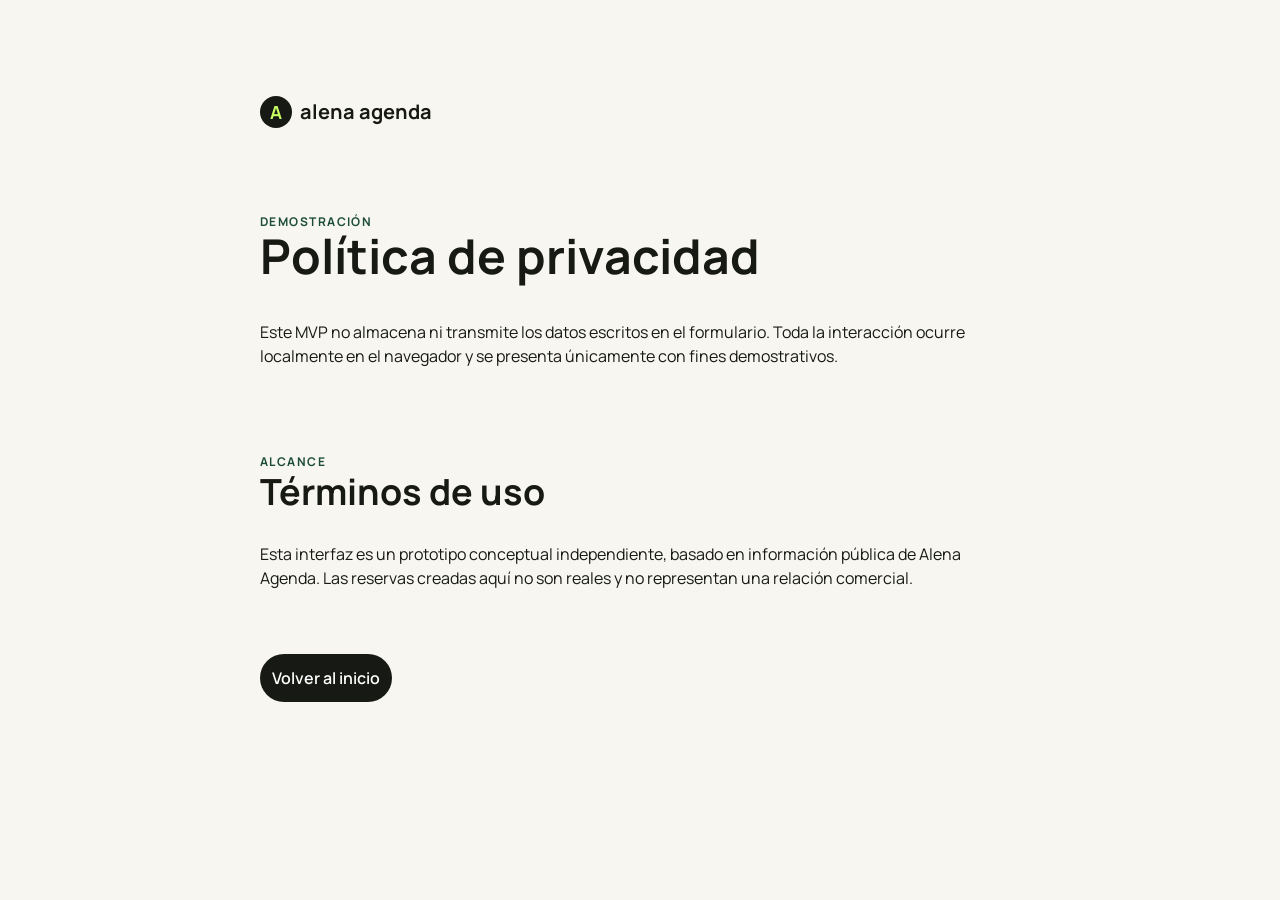
<file: legal.html>
<!doctype html><html lang="es"><head><meta charset="UTF-8"><meta name="viewport" content="width=device-width,initial-scale=1"><title>Información legal | Alena Agenda MVP</title><link rel="icon" href="assets/favicon.svg" type="image/svg+xml"><link rel="preconnect" href="https://fonts.googleapis.com"><link rel="preconnect" href="https://fonts.gstatic.com" crossorigin><link href="https://fonts.googleapis.com/css2?family=Manrope:wght@400;500;600;700&display=swap" rel="stylesheet"><link rel="stylesheet" href="styles.css"></head><body><main class="shell section" style="max-width:760px"><a class="brand" href="index.html"><span class="brand-mark">A</span><span>alena agenda</span></a><section id="privacidad" style="padding-top:80px"><span class="kicker">Demostración</span><h1 style="font-size:48px;line-height:1">Política de privacidad</h1><p>Este MVP no almacena ni transmite los datos escritos en el formulario. Toda la interacción ocurre localmente en el navegador y se presenta únicamente con fines demostrativos.</p></section><section id="terminos" style="padding-top:64px"><span class="kicker">Alcance</span><h2 style="font-size:36px;line-height:40px">Términos de uso</h2><p>Esta interfaz es un prototipo conceptual independiente, basado en información pública de Alena Agenda. Las reservas creadas aquí no son reales y no representan una relación comercial.</p></section><a class="button" href="index.html" style="margin-top:48px">Volver al inicio</a></main></body></html>
</file>
<file: styles.css>
:root{--ink:#171915;--muted:#686b63;--paper:#f7f6f1;--white:#fff;--lime:#c8ff65;--lime-dark:#8fd11e;--green:#1d4c3a;--soft:#ecebe5;--line:#dcdcd4;--ease:cubic-bezier(.32,.72,0,1);--shadow:0 32px 80px rgba(34,43,30,.16)}
*{box-sizing:border-box}html{scroll-behavior:smooth}body{margin:0;background:var(--paper);color:var(--ink);font-family:Manrope,sans-serif;font-size:16px;line-height:1.5}button,input{font:inherit}button,a{transition:all 700ms var(--ease)}button{cursor:pointer}a{color:inherit;text-decoration:none}h1,h2,h3,p{margin-top:0}h1,h2,h3{text-wrap:balance}p{text-wrap:pretty}.shell{width:min(1180px,calc(100% - 48px));margin-inline:auto}.skip-link{position:fixed;top:8px;left:8px;transform:translateY(-150%);background:var(--ink);color:#fff;padding:8px 12px;border-radius:8px;z-index:100}.skip-link:focus{transform:none}.site-header{position:absolute;top:0;left:0;width:100%;z-index:20}.nav{margin-top:24px;height:64px;padding:8px 12px 8px 16px;border:1px solid rgba(23,25,21,.1);border-radius:999px;background:rgba(247,246,241,.82);backdrop-filter:blur(24px);display:flex;align-items:center;justify-content:space-between}.brand{display:flex;align-items:center;gap:8px;font-size:20px;font-weight:700}.brand-mark{display:inline-grid;place-items:center;width:32px;height:32px;border-radius:50%;background:var(--ink);color:var(--lime);font-size:18px}.brand-product{color:var(--muted);font-weight:500}.nav-links{display:flex;align-items:center;gap:32px;font-size:14px;font-weight:600}.nav-links a{color:#565950}.nav-links a:hover{color:var(--ink);transform:translateY(-2px)}.button{border:0;border-radius:999px;background:var(--ink);color:var(--white);padding:8px 12px;font-size:16px;font-weight:600;min-height:48px;display:inline-flex;align-items:center;justify-content:center;gap:8px;box-shadow:none}.button:hover{background:var(--green);transform:translateY(-2px)}.button:active{transform:scale(.98)}.button:focus-visible,a:focus-visible,summary:focus-visible,input:focus-visible{outline:3px solid var(--lime-dark);outline-offset:3px}.button-small{font-size:14px;min-height:40px;padding:8px 16px}.menu-button{display:none;border:0;background:transparent;width:40px;height:40px;position:relative}.menu-button span{position:absolute;left:10px;width:20px;height:2px;background:var(--ink);transition:all 700ms var(--ease)}.menu-button span:first-child{top:15px}.menu-button span:last-child{top:23px}.hero{min-height:820px;padding-top:160px;padding-bottom:96px;display:grid;grid-template-columns:.84fr 1.16fr;align-items:center;gap:64px;overflow:visible}.eyebrow,.kicker{font-size:12px;line-height:16px;text-transform:uppercase;letter-spacing:.12em;font-weight:700;color:var(--green)}.eyebrow{display:inline-flex;align-items:center;gap:8px;background:#edf4e7;padding:8px 12px;border-radius:999px;margin-bottom:24px}.live-dot{width:8px;height:8px;border-radius:50%;background:var(--lime-dark);box-shadow:0 0 0 4px rgba(143,209,30,.15)}.hero h1{font-size:60px;line-height:1;letter-spacing:-.055em;margin-bottom:24px;max-width:680px;background:linear-gradient(90deg,#000,#666);background-clip:text;color:transparent}.hero-copy>p{font-size:18px;line-height:28px;color:var(--muted);max-width:620px}.hero-actions{display:flex;align-items:center;gap:24px;margin:32px 0 24px}.text-link{font-weight:700;display:flex;align-items:center;gap:8px}.text-link:hover{gap:12px}.proof-line{font-size:14px!important;display:flex;align-items:center;gap:8px}.proof-line i{color:var(--lime-dark);font-size:20px}.hero-product{position:relative;background:#e8e7df;border:1px solid #d7d6ce;border-radius:24px;padding:12px;box-shadow:var(--shadow);transform:rotate(1deg)}.browser-bar{height:40px;display:flex;align-items:center;gap:4px;padding:0 8px}.browser-bar>span{width:8px;height:8px;border-radius:50%;background:#c5c5bd}.address{margin:auto;background:rgba(255,255,255,.7);border-radius:8px;padding:4px 40px;font-size:12px;color:#777a70}.product-shell{height:460px;background:#fff;border-radius:12px;display:flex;overflow:hidden}.sidebar{width:64px;background:#18241e;display:flex;flex-direction:column;align-items:center;gap:16px;padding:16px 8px}.mini-logo{width:32px;height:32px;display:grid;place-items:center;background:var(--lime);color:var(--ink);border-radius:8px;font-weight:700;margin-bottom:24px}.sidebar button{border:0;background:transparent;color:#7e9186;border-radius:8px;font-size:20px;width:40px;height:40px}.sidebar .side-active{background:#2e4037;color:var(--lime)}.calendar-ui{flex:1;padding:24px;min-width:0}.calendar-head,.dash-title,.team-row{display:flex;align-items:center;justify-content:space-between}.calendar-head small,.calendar-head strong{display:block}.calendar-head small{color:var(--muted);font-size:12px}.calendar-head strong{font-size:20px}.new-appointment{border:0;background:var(--ink);color:#fff;padding:8px 12px;border-radius:8px;font-size:12px;font-weight:600}.stats-row{display:grid;grid-template-columns:repeat(3,1fr);gap:8px;margin:24px 0}.stats-row div{background:#f7f7f4;border-radius:8px;padding:12px}.stats-row span,.stats-row strong{display:block}.stats-row span{font-size:12px;color:var(--muted)}.stats-row strong{font-size:14px}.week-grid{display:grid;grid-template-columns:44px repeat(5,1fr);grid-template-rows:32px repeat(5,56px);font-size:10px}.week-grid>*{border-right:1px solid #eee;border-bottom:1px solid #eee;padding:4px}.week-grid .day{font-weight:700;text-align:center;border-top:1px solid #eee}.week-grid .time{color:#969990;text-align:right}.appointment{border:0!important;border-radius:6px!important;margin:2px;padding:6px!important;background:#eaf6df;color:#365620;overflow:hidden;font-weight:700}.appointment.alt{background:#e5f1ef;color:#235347}.appointment.pending{background:#f7eee0;color:#7a5426}.floating-card{position:absolute;background:#fff;border:1px solid var(--line);box-shadow:0 16px 40px rgba(32,40,27,.15);border-radius:12px;padding:12px 16px;display:flex;gap:12px;align-items:center;font-size:12px}.floating-card i{font-size:24px;color:var(--lime-dark)}.floating-card div{display:flex;flex-direction:column}.floating-card span{color:var(--muted)}.floating-card b{margin-left:16px}.payment-card{bottom:56px;left:-40px}.reminder-card{right:-32px;top:176px}.reminder-card i{color:#24b767}.demo-label{font-size:10px!important;color:#8b8e85!important;text-align:right;margin:8px 4px 0}.trust-strip{border-top:1px solid var(--line);border-bottom:1px solid var(--line);background:#f2f1ec}.trust-inner{min-height:96px;display:flex;align-items:center;justify-content:space-between;gap:24px}.trust-inner span{font-size:12px;text-transform:uppercase;letter-spacing:.12em;color:var(--muted)}.trust-inner strong{display:flex;align-items:center;gap:8px;font-size:16px}.trust-inner i{font-size:24px;color:var(--green)}.section{padding-top:96px;padding-bottom:96px}.section-heading{margin-bottom:48px}.section-heading h2,.control-copy h2{font-size:48px;line-height:1;letter-spacing:-.045em;margin:12px 0 16px}.section-heading p{font-size:18px;line-height:28px;color:var(--muted);max-width:620px}.benefit-grid{display:grid;grid-template-columns:1fr 1fr;gap:24px}.benefit-card{background:#fff;border:1px solid var(--line);border-radius:24px;padding:32px;min-height:410px;overflow:hidden;position:relative}.benefit-card.large{grid-column:1/-1;min-height:520px;display:grid;grid-template-columns:.8fr 1.2fr;align-items:center;gap:48px;background:#1d4c3a;color:#fff}.benefit-card h3{font-size:30px;line-height:36px;margin:16px 0 12px}.benefit-card p{color:var(--muted);max-width:480px}.benefit-card.large p{color:#c7d7d0}.number{font-size:12px;letter-spacing:.12em;color:var(--lime)}.phone-demo{width:320px;background:var(--paper);color:var(--ink);border-radius:24px;padding:16px;justify-self:center;box-shadow:0 24px 64px rgba(0,0,0,.24);transform:rotate(2deg)}.phone-top{display:flex;justify-content:space-between;font-size:10px;padding:0 4px 16px}.booking-brand{display:flex;align-items:center;gap:12px;margin:8px 0 24px}.booking-brand div{display:flex;flex-direction:column}.booking-brand small{color:var(--muted)}.phone-label{color:var(--muted)!important;font-size:12px}.service-option{width:100%;border:1px solid var(--line);background:#fff;border-radius:12px;padding:12px;margin-bottom:8px;display:flex;align-items:center;justify-content:space-between;font-size:12px}.service-option span{display:flex;align-items:center;gap:8px}.service-option.active{border-color:var(--green);box-shadow:inset 0 0 0 1px var(--green)}.phone-button{width:100%;border:0;background:var(--ink);color:#fff;border-radius:12px;padding:12px;margin-top:12px;font-weight:700}.icon-box{width:48px;height:48px;border-radius:12px;background:#e9f4e2;display:grid;place-items:center;font-size:24px;color:var(--green)}.message-bubble{margin-top:32px;background:#e8f7e4;border-radius:16px 16px 4px 16px;padding:16px;font-size:14px;color:#395645}.message-bubble span{display:block;color:#148551;font-weight:700;margin-top:8px}.mini-chart{margin-top:32px}.chart-top{display:flex;flex-direction:column}.chart-top span{font-size:12px;color:var(--muted)}.chart-top strong{font-size:24px}.mini-chart svg{width:100%;margin-top:12px;overflow:visible}.chart-line{fill:none;stroke:var(--green);stroke-width:3}.chart-fill{fill:#e7f1df}.tagline-section{padding-top:128px;padding-bottom:128px}.tagline{font-size:60px;line-height:1;letter-spacing:-.045em;max-width:900px;margin:0}.tagline .word{color:rgba(23,25,21,.25);transition:color 800ms var(--ease)}.tagline .word.active{color:var(--ink)}.how{background:#181818;color:#fff}.section-heading.light .kicker{color:var(--lime)}.section-heading.light h2{background:linear-gradient(90deg,#fff,#9b9b9b);background-clip:text;color:transparent}.steps{display:grid;grid-template-columns:repeat(3,1fr);gap:16px}.step{border:1px solid #3a3a3a;border-radius:16px;padding:32px;min-height:350px;display:flex;flex-direction:column}.step>span{font-size:12px;color:#777}.step-icon{width:56px;height:56px;border-radius:16px;background:#272727;display:grid;place-items:center;color:var(--lime);font-size:28px;margin:48px 0 32px}.step h3{font-size:24px;line-height:32px;margin-bottom:12px}.step p{color:#9b9b9b;margin:0}.control-section{display:grid;grid-template-columns:1fr 1fr;align-items:center;gap:80px}.control-list{display:flex;flex-direction:column;gap:24px;margin-top:32px}.control-list div{display:flex;gap:12px}.control-list i{font-size:24px;color:var(--lime-dark);flex:none}.control-list span{color:var(--muted)}.control-list strong{color:var(--ink)}.dashboard-card{background:#fff;border:1px solid var(--line);border-radius:24px;padding:32px;box-shadow:var(--shadow)}.dash-title small,.dash-title strong{display:block}.dash-title small{font-size:12px;color:var(--muted)}.dash-title>span{font-size:12px;background:#e8f5df;color:#477a2b;padding:4px 8px;border-radius:999px}.dash-metrics{display:grid;grid-template-columns:1fr 1fr;gap:12px;margin:32px 0}.dash-metrics>div{background:#f5f5f1;border-radius:12px;padding:16px;display:grid;grid-template-columns:1fr auto}.dash-metrics small{grid-column:1/-1;color:var(--muted)}.dash-metrics strong{font-size:20px}.dash-metrics em{font-style:normal;font-size:12px;color:#4c8d31}.dash-row{display:flex;align-items:center;gap:24px;padding:24px 0;border-top:1px solid var(--line);border-bottom:1px solid var(--line)}.donut{width:88px;height:88px;border-radius:50%;display:grid;place-items:center;background:conic-gradient(var(--lime-dark) 0 73%,#eee 73% 100%);position:relative}.donut:before{content:"";position:absolute;inset:10px;background:#fff;border-radius:50%}.donut span{position:relative;font-weight:700}.dash-row p{font-size:14px;color:var(--muted);margin:4px 0 0}.team-row{margin-top:24px}.avatars{display:flex}.avatars b{width:32px;height:32px;border:2px solid #fff;border-radius:50%;display:grid;place-items:center;background:#dfead7;font-size:10px;margin-left:-8px}.avatars b:nth-child(2){background:#e9d8ca}.avatars b:nth-child(3){background:#d7e5e7}.avatars b:last-child{background:var(--ink);color:#fff}.faq{display:grid;grid-template-columns:.75fr 1.25fr;gap:80px}.accordion details{border-bottom:1px solid var(--line);padding:24px 0}.accordion summary{list-style:none;font-size:18px;font-weight:700;display:flex;justify-content:space-between;align-items:center;cursor:pointer}.accordion summary::-webkit-details-marker{display:none}.accordion summary i{transition:transform 700ms var(--ease)}.accordion details[open] summary i{transform:rotate(45deg)}.accordion details p{color:var(--muted);padding-right:48px;margin:16px 0 0}.final-cta{background:var(--green);color:#fff;border-radius:24px;padding:64px;display:flex;align-items:end;justify-content:space-between;margin-bottom:96px}.final-cta .kicker{color:var(--lime)}.final-cta h2{font-size:48px;line-height:1;letter-spacing:-.045em;margin:16px 0 0}.button-light{background:var(--lime);color:var(--ink);min-width:180px}.button-light:hover{background:#ddff9c;color:var(--ink)}.footer{min-height:160px;border-top:1px solid var(--line);display:flex;align-items:center;justify-content:space-between;gap:24px}.footer p{font-size:12px;color:var(--muted);margin:0}.footer nav{display:flex;gap:24px;font-size:12px}.reveal{opacity:0;filter:blur(8px);transform:translateY(64px);transition:opacity 900ms var(--ease),filter 900ms var(--ease),transform 900ms var(--ease)}.reveal.visible{opacity:1;filter:none;transform:translateY(0)}.booking-modal{border:0;padding:0;background:transparent;width:min(1040px,calc(100% - 32px));max-width:none}.booking-modal::backdrop{background:rgba(10,14,11,.72);backdrop-filter:blur(16px)}.booking-panel{min-height:640px;background:var(--paper);border-radius:24px;display:grid;grid-template-columns:.85fr 1.15fr;overflow:hidden;position:relative}.modal-close{position:absolute;right:16px;top:16px;width:40px;height:40px;border:0;border-radius:50%;background:rgba(0,0,0,.06);font-size:20px;z-index:2}.booking-aside{background:var(--green);color:#fff;padding:48px;display:flex;flex-direction:column;justify-content:space-between}.booking-aside .brand-mark{background:var(--lime);color:var(--ink)}.booking-aside .kicker{color:var(--lime)}.booking-aside h2{font-size:36px;line-height:40px;margin:16px 0}.booking-aside>p{font-size:14px;color:#c7d7d0;margin:0}.booking-content{padding:48px 64px}.booking-progress{display:flex;gap:8px;margin-bottom:40px}.booking-progress span{height:4px;flex:1;background:#deded7;border-radius:999px;font-size:0}.booking-progress span.active{background:var(--lime-dark)}.form-step{display:none}.form-step.active{display:block}.form-eyebrow{font-size:12px;text-transform:uppercase;letter-spacing:.12em;font-weight:700;color:var(--green);margin-bottom:8px}.form-step h3,.success-step h3{font-size:30px;line-height:36px;margin-bottom:32px}.choice{display:flex;align-items:center;justify-content:space-between;border:1px solid var(--line);border-radius:12px;padding:16px;margin-bottom:12px;cursor:pointer;transition:all 700ms var(--ease)}.choice:hover{border-color:#9ea197;transform:translateY(-2px)}.choice input{position:absolute;opacity:0}.choice>span{display:grid;grid-template-columns:32px 1fr;align-items:center}.choice>span>i{grid-row:1/3;font-size:24px;color:var(--green)}.choice small{color:var(--muted)}.choice>i{opacity:0;color:var(--lime-dark);font-size:24px}.choice:has(input:checked){border-color:var(--green);box-shadow:inset 0 0 0 1px var(--green)}.choice:has(input:checked)>i{opacity:1}.form-step>.button{width:100%;margin-top:24px}.date-options{display:grid;grid-template-columns:repeat(3,1fr);gap:8px}.date-options button,.time-options button{border:1px solid var(--line);background:#fff;border-radius:12px;padding:12px}.date-options button{display:flex;flex-direction:column}.date-options small{color:var(--muted)}.date-options .selected,.time-options .selected{border-color:var(--green);background:#edf4e7;color:var(--green);box-shadow:inset 0 0 0 1px var(--green)}.time-options{display:grid;grid-template-columns:1fr 1fr;gap:8px;margin-top:24px}.form-actions{display:flex;gap:12px;margin-top:32px}.form-actions .button{flex:1}.back-button{border:0;background:transparent;padding:8px 16px;font-weight:700}.form-step>label:not(.choice){display:block;font-size:14px;font-weight:700;margin-bottom:16px}.form-step input[type=text],.form-step input[type=tel],.form-step input[type=email]{display:block;width:100%;margin-top:8px;border:1px solid var(--line);background:#fff;border-radius:12px;padding:12px 16px;min-height:48px}.field-error{display:none;color:#b13737;margin-top:4px}.invalid .field-error{display:block}.invalid input{border-color:#b13737!important}.success-step{display:none;text-align:center;padding-top:48px}.success-step.active{display:block}.success-icon{font-size:64px;color:var(--lime-dark)}.success-step>p:not(.form-eyebrow){color:var(--muted)}.booking-summary{background:#fff;border:1px solid var(--line);border-radius:12px;padding:16px;margin:24px 0;display:flex;flex-direction:column}.booking-summary strong{font-size:24px}.success-step .button{width:100%}.toast{position:fixed;left:50%;bottom:24px;transform:translate(-50%,40px);opacity:0;background:var(--ink);color:#fff;border-radius:999px;padding:12px 20px;z-index:100;font-size:14px;transition:all 700ms var(--ease)}.toast.show{opacity:1;transform:translate(-50%,0)}
@media(max-width:900px){.shell{width:min(100% - 32px,720px)}.nav-links{position:fixed;inset:-24px -16px auto;height:100vh;background:rgba(247,246,241,.96);backdrop-filter:blur(32px);border-radius:0;padding:128px 32px 32px;display:flex;flex-direction:column;align-items:flex-start;transform:translateY(-110%);opacity:0}.nav-links.open{transform:none;opacity:1}.nav-links a{font-size:30px;line-height:36px;transform:translateY(48px);opacity:0}.nav-links.open a{transform:none;opacity:1}.nav-links.open a:nth-child(2){transition-delay:100ms}.nav-links.open a:nth-child(3){transition-delay:150ms}.nav-cta{display:none}.menu-button{display:block}.menu-button.open span:first-child{top:20px;transform:rotate(45deg)}.menu-button.open span:last-child{top:20px;transform:rotate(-45deg)}.hero{grid-template-columns:1fr;padding-top:144px;gap:48px}.hero-copy{text-align:center}.hero-copy>p{margin-inline:auto}.hero-actions{justify-content:center}.proof-line{justify-content:center}.hero-product{max-width:660px;margin:auto}.reminder-card{right:-8px}.payment-card{left:-8px}.trust-inner{flex-wrap:wrap;justify-content:center;padding:24px 0}.trust-inner span{width:100%;text-align:center}.benefit-card.large{grid-template-columns:1fr}.card-copy{text-align:center}.phone-demo{width:300px}.control-section{grid-template-columns:1fr;gap:48px}.faq{grid-template-columns:1fr;gap:16px}.final-cta{align-items:flex-start;flex-direction:column;gap:32px}.booking-panel{grid-template-columns:1fr}.booking-aside{display:none}.booking-content{padding:48px}.steps{grid-template-columns:1fr}.step{min-height:0}.step-icon{margin:32px 0 24px}}
@media(max-width:600px){.shell{width:calc(100% - 24px)}.hero{padding-top:128px;padding-bottom:64px;min-height:auto}.hero h1{font-size:48px}.hero-actions{flex-direction:column;gap:16px}.hero-product{padding:8px;border-radius:16px}.browser-bar{display:none}.product-shell{height:380px}.sidebar{display:none}.calendar-ui{padding:16px}.stats-row div:last-child{display:none}.stats-row{grid-template-columns:1fr 1fr}.week-grid{grid-template-columns:32px repeat(3,1fr)}.week-grid>:nth-child(6n),.week-grid>:nth-child(6n - 1){display:none}.floating-card{display:none}.section{padding-top:64px;padding-bottom:64px}.section-heading h2,.control-copy h2,.final-cta h2{font-size:36px;line-height:40px}.benefit-grid{grid-template-columns:1fr}.benefit-card{padding:24px}.benefit-card.large{min-height:0}.phone-demo{max-width:100%}.tagline-section{padding-top:96px;padding-bottom:96px}.tagline{font-size:36px;line-height:40px}.control-section{gap:32px}.dashboard-card{padding:24px}.dash-metrics{grid-template-columns:1fr}.faq{gap:0}.final-cta{padding:40px 24px;margin-bottom:64px}.footer{padding:32px 0;flex-direction:column;align-items:flex-start}.booking-modal{width:100%;height:100%;max-height:none;margin:0}.booking-panel{min-height:100%;border-radius:0}.booking-content{padding:64px 24px 32px}.date-options{grid-template-columns:repeat(3,1fr)}.time-options{grid-template-columns:1fr}.reminder-card{display:none}}
@media(prefers-reduced-motion:reduce){*,*:before,*:after{scroll-behavior:auto!important;transition-duration:.01ms!important}.reveal{opacity:1;filter:none;transform:none}}
</file>
